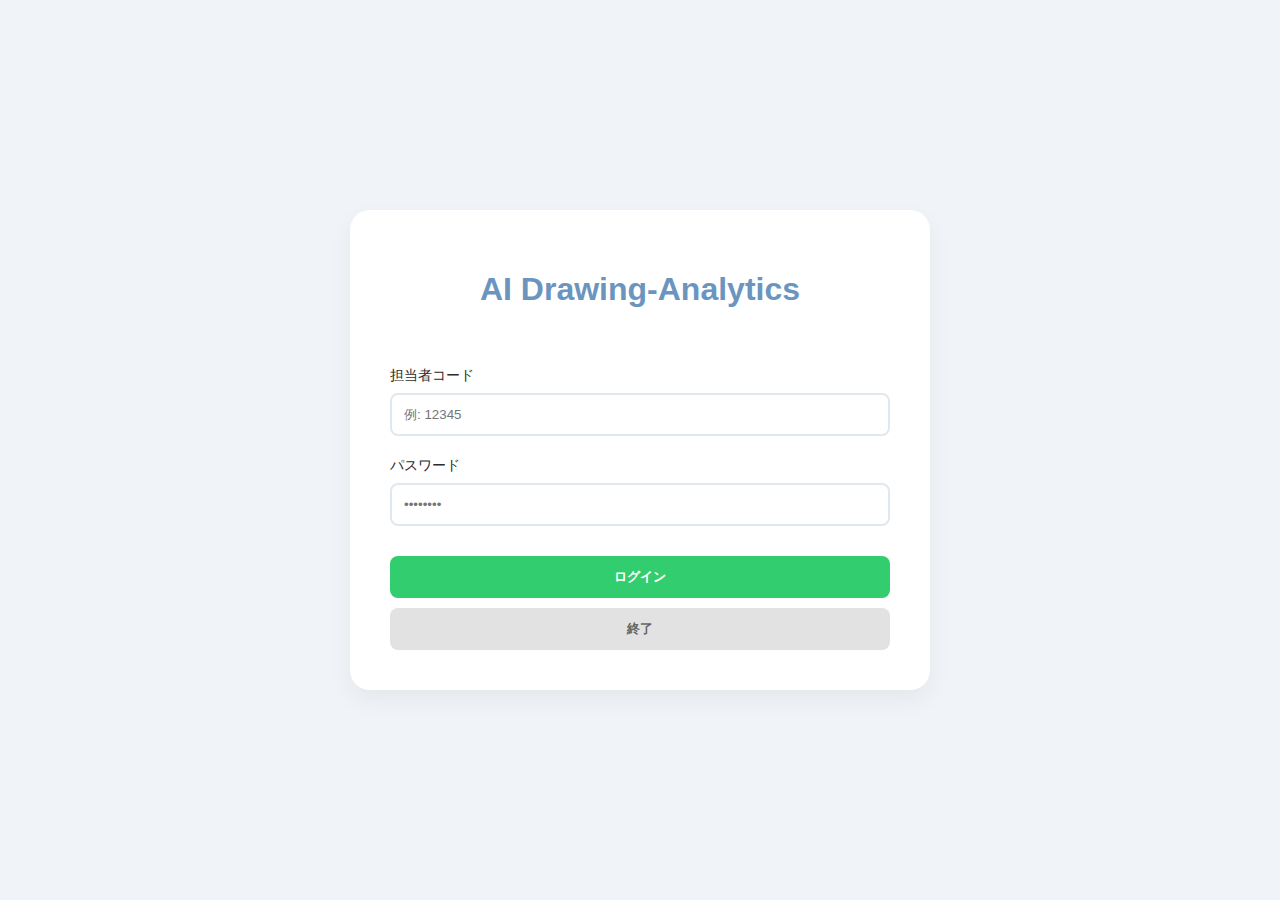
<file: index.html>
<!DOCTYPE html>
<html lang="ja">
<head>
    <meta charset="UTF-8">
    <title>AI Drawing-Analytics Login</title>
    <link rel="stylesheet" href= "css/style.css">
    <script src="https://code.jquery.com/jquery-3.6.0.min.js"></script>
</head>
<body>

<div class="login-container">
    <h1>AI Drawing-Analytics</h1>
    
    <p id="error-message" style="color: #ff6b6b; font-size: 0.8em; height: 1.2em;"></p>

    <div class="input-group">
        <label for="user-code">担当者コード</label>
        <input type="text" id="user-code" placeholder="例: 12345">
    </div>

    <div class="input-group">
        <label for="password">パスワード</label>
        <input type="password" id="password" placeholder="••••••••">
    </div>

    <div class="button-group">
        <button id="login-btn" class="btn-primary">ログイン</button>
        <button id="exit-btn" class="btn-secondary">終了</button>
    </div>
</div>

<script src="js/script.js"></script>
</body>
</html>
</file>
<file: css/style.css>
/* 全体の背景と文字の基本設定 */
body {
    background-color: #f0f4f8; /* 落ち着いた薄い水色 */
    font-family: "Helvetica Neue", Arial, sans-serif;
    /* 画面の真ん中に要素を置くための設定 */
    display: flex;
    justify-content: center;
    align-items: center;
    height: 100vh; /* 画面の高さ100%分 */
    margin: 0;
}

/* ログインパネル（白い箱）の設定 */
.login-container {
    background-color: #ffffff;
    padding: 40px;
    border-radius: 20px; /* 角を丸くして柔らかい印象に */
    box-shadow: 0 10px 25px rgba(0, 0, 0, 0.05); /* ほんのり影をつける */
    width: 500px;
    text-align: center;
}

/* タイトルの文字色（パステルブルー） */
h1 {
    color: #6b95bf;
    margin-bottom: 30px;
    font-size: 2rem;
}

/* 各入力項目の間隔 */
.input-group {
    margin-bottom: 20px;
    text-align: left;
}

/* 「担当者コード」などのラベル文字 */
label {
    display: block;
    margin-bottom: 8px;
    color: #2b2b2b;
    font-size: 0.9em;
}

/* 入力ボックス本体の装飾 */
input {
    width: 100%;
    padding: 12px;
    box-sizing: border-box; /* paddingを含めたサイズ計算にする設定（重要！） */
    border: 2px solid #e1e8ed; /* 薄いグレーの枠線 */
    border-radius: 8px;
    outline: none; /* クリックした時の標準の青枠を消す */
    transition: border-color 0.3s; /* 色の変化を滑らかにする */
}

/* 入力欄をクリック（フォーカス）した時の動き */
input:focus {
    border-color: #a2c2e1; /* 枠線をパステルブルーに変える */
}

/* ログイン・終了ボタン共通の土台 */
button {
    width: 100%;
    padding: 12px;
    margin-top: 10px;
    border: none;
    border-radius: 8px;
    cursor: pointer; /* マウスを乗せた時に指マークにする */
    font-weight: bold;
    transition: opacity 0.3s;
}

/* ログインボタン（パステルグリーン） */
.btn-primary {
    background-color: #32cd6e;
    color: #ffffff;
}

/* 終了ボタン（パステルグレー） */
.btn-secondary {
    background-color: #e2e2e2;
    color: #666;
}

/* ボタンにマウスが乗った時に少し薄くする */
button:hover {
    opacity: 0.8;
}
</file>
